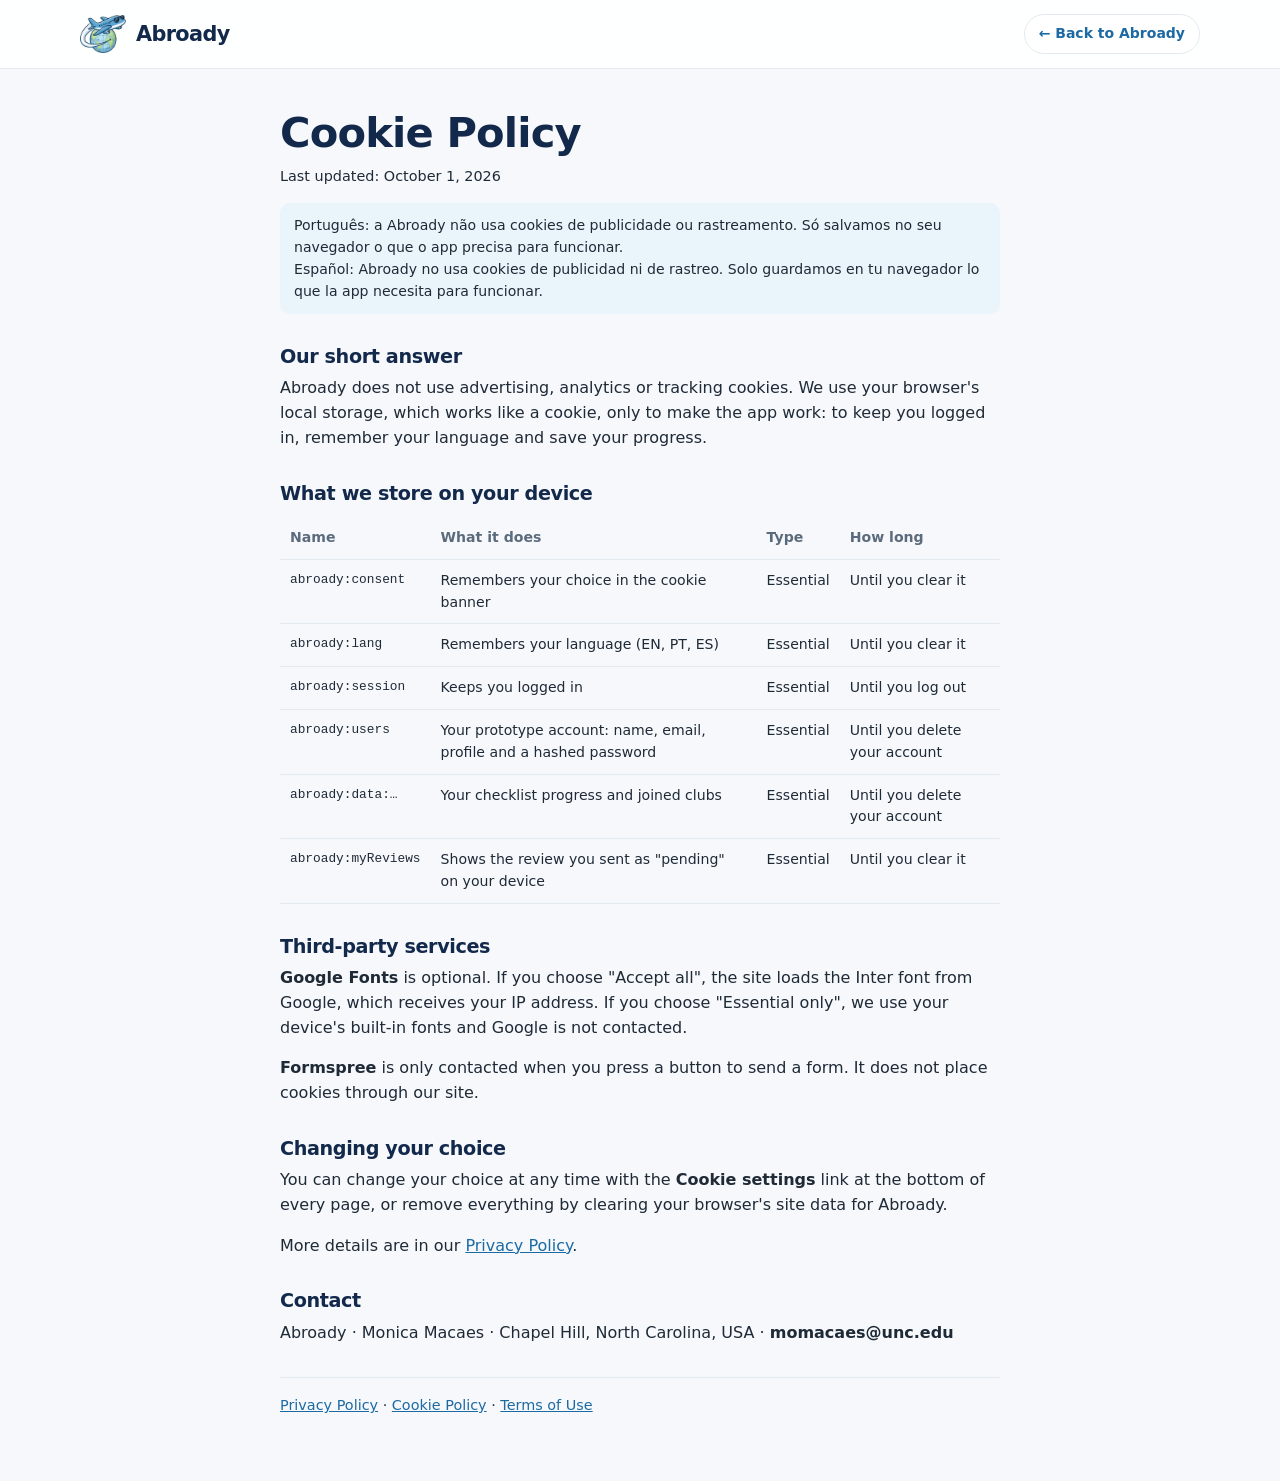
<file: cookies.html>
<!DOCTYPE html>
<html lang="en">
<head>
  <meta charset="UTF-8" />
  <meta name="viewport" content="width=device-width, initial-scale=1.0" />
  <title>Cookie Policy · Abroady</title>
  <meta name="description" content="Cookie Policy for Abroady." />
  <link rel="icon" href="favicon.ico" sizes="any" />
  <link rel="icon" type="image/png" sizes="48x48" href="favicon-48x48.png" />
  <link rel="apple-touch-icon" href="apple-touch-icon.png" />
  <link rel="stylesheet" href="styles.css" />
</head>
<body class="legal-page">
  <!-- Legal page: shares styles.css with the app. Edit the text freely. -->
  <header class="topbar">
    <div class="topbar__inner">
      <a href="index.html" class="brand"><img src="logo.png" alt="" class="brand__logo" width="46" height="38" /><span class="brand__name">Abroady</span></a>
      <a href="index.html" class="btn btn--ghost btn--sm legal__back">← Back to Abroady</a>
    </div>
  </header>
  <main class="container legal">
    <h1>Cookie Policy</h1>
    <p class="legal__date">Last updated: October 1, 2026</p>
    <p class="legal__lang">Português: a Abroady não usa cookies de publicidade ou rastreamento. Só salvamos no seu navegador o que o app precisa para funcionar.<br />Español: Abroady no usa cookies de publicidad ni de rastreo. Solo guardamos en tu navegador lo que la app necesita para funcionar.</p>

    <h2>Our short answer</h2>
    <p>Abroady does not use advertising, analytics or tracking cookies. We use your browser's local storage, which works like a cookie, only to make the app work: to keep you logged in, remember your language and save your progress.</p>

    <h2>What we store on your device</h2>
    <div class="legal__table">
    <table>
      <thead><tr><th>Name</th><th>What it does</th><th>Type</th><th>How long</th></tr></thead>
      <tbody>
        <tr><td>abroady:consent</td><td>Remembers your choice in the cookie banner</td><td>Essential</td><td>Until you clear it</td></tr>
        <tr><td>abroady:lang</td><td>Remembers your language (EN, PT, ES)</td><td>Essential</td><td>Until you clear it</td></tr>
        <tr><td>abroady:session</td><td>Keeps you logged in</td><td>Essential</td><td>Until you log out</td></tr>
        <tr><td>abroady:users</td><td>Your prototype account: name, email, profile and a hashed password</td><td>Essential</td><td>Until you delete your account</td></tr>
        <tr><td>abroady:data:…</td><td>Your checklist progress and joined clubs</td><td>Essential</td><td>Until you delete your account</td></tr>
        <tr><td>abroady:myReviews</td><td>Shows the review you sent as "pending" on your device</td><td>Essential</td><td>Until you clear it</td></tr>
      </tbody>
    </table>
    </div>

    <h2>Third-party services</h2>
    <p><strong>Google Fonts</strong> is optional. If you choose "Accept all", the site loads the Inter font from Google, which receives your IP address. If you choose "Essential only", we use your device's built-in fonts and Google is not contacted.</p>
    <p><strong>Formspree</strong> is only contacted when you press a button to send a form. It does not place cookies through our site.</p>

    <h2>Changing your choice</h2>
    <p>You can change your choice at any time with the <strong>Cookie settings</strong> link at the bottom of every page, or remove everything by clearing your browser's site data for Abroady.</p>

    <p>More details are in our <a href="privacy.html">Privacy Policy</a>.</p>

    <h2>Contact</h2>
    <p>Abroady · Monica Macaes · Chapel Hill, North Carolina, USA · <strong>momacaes@unc.edu</strong></p>
    <nav class="legal__nav"><a href="privacy.html">Privacy Policy</a> · <a href="cookies.html">Cookie Policy</a> · <a href="terms.html">Terms of Use</a></nav>
  </main>
</body>
</html>
</file>
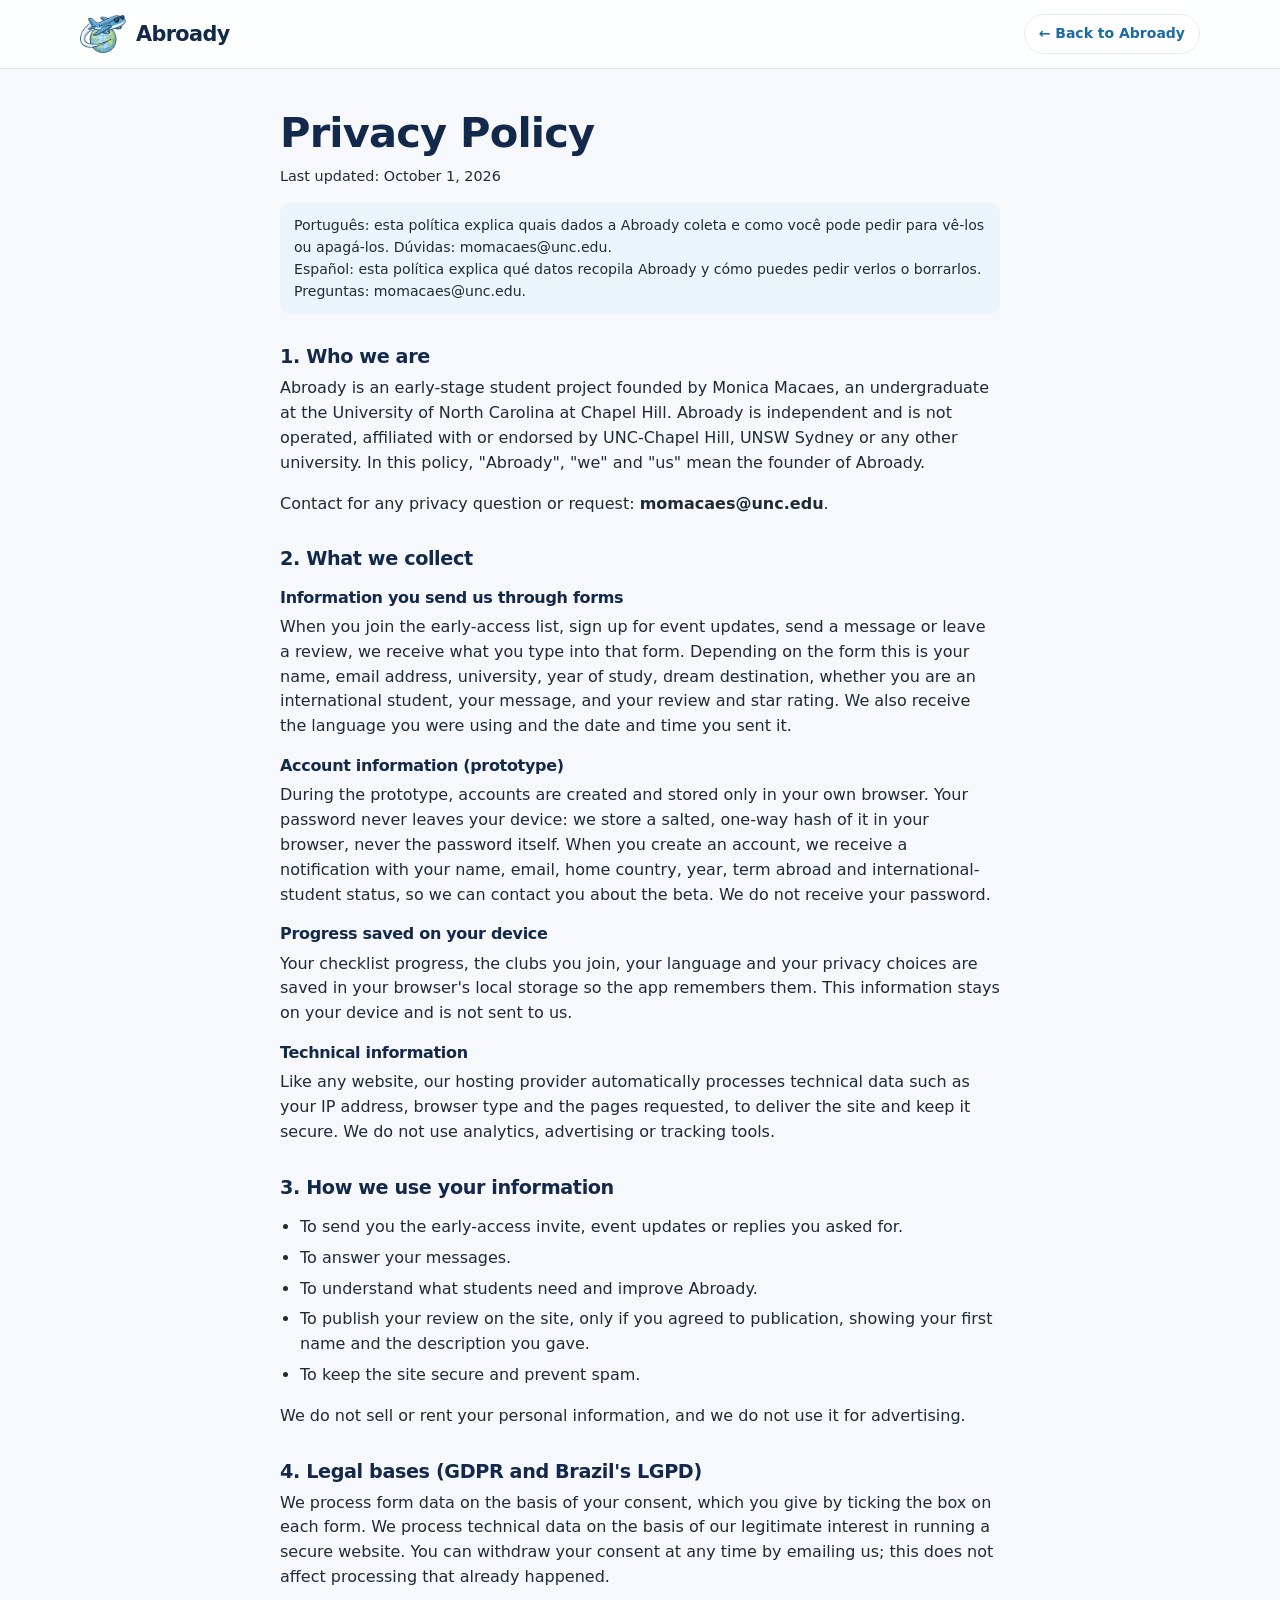
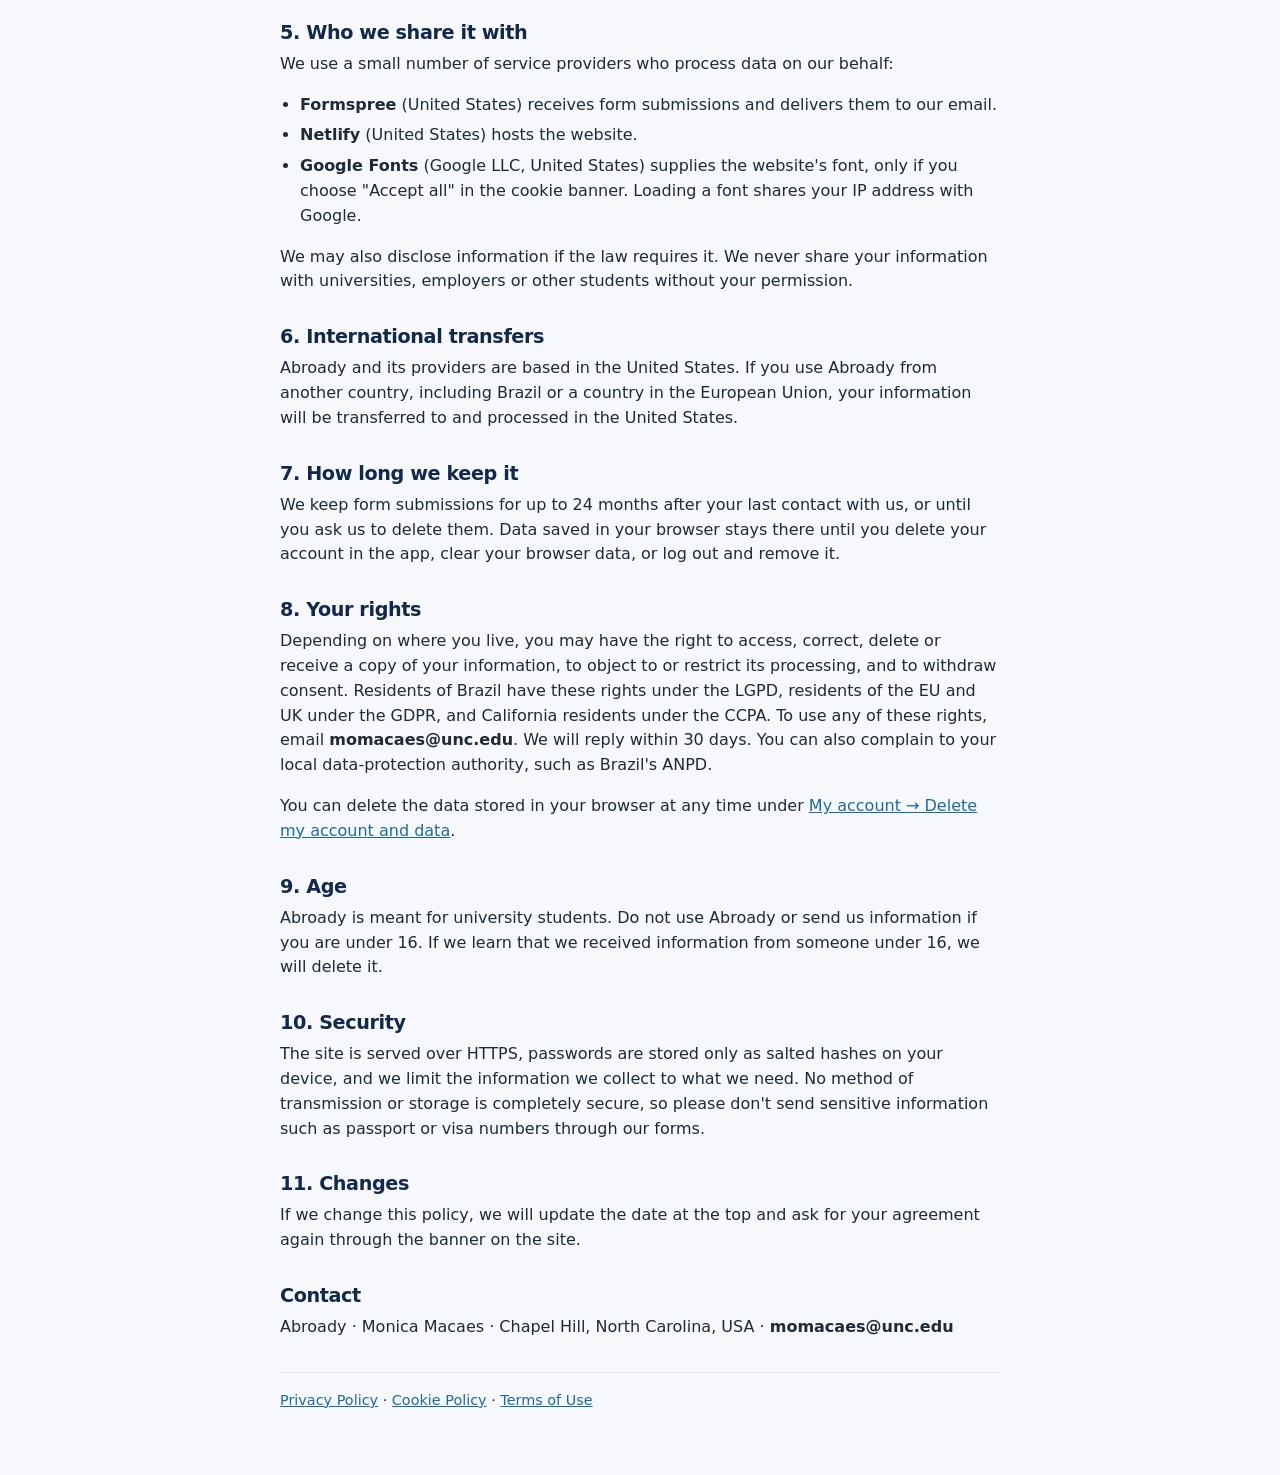
<file: privacy.html>
<!DOCTYPE html>
<html lang="en">
<head>
  <meta charset="UTF-8" />
  <meta name="viewport" content="width=device-width, initial-scale=1.0" />
  <title>Privacy Policy · Abroady</title>
  <meta name="description" content="Privacy Policy for Abroady." />
  <link rel="icon" href="favicon.ico" sizes="any" />
  <link rel="icon" type="image/png" sizes="48x48" href="favicon-48x48.png" />
  <link rel="apple-touch-icon" href="apple-touch-icon.png" />
  <link rel="stylesheet" href="styles.css" />
</head>
<body class="legal-page">
  <!-- Legal page: shares styles.css with the app. Edit the text freely. -->
  <header class="topbar">
    <div class="topbar__inner">
      <a href="index.html" class="brand"><img src="logo.png" alt="" class="brand__logo" width="46" height="38" /><span class="brand__name">Abroady</span></a>
      <a href="index.html" class="btn btn--ghost btn--sm legal__back">← Back to Abroady</a>
    </div>
  </header>
  <main class="container legal">
    <h1>Privacy Policy</h1>
    <p class="legal__date">Last updated: October 1, 2026</p>
    <p class="legal__lang">Português: esta política explica quais dados a Abroady coleta e como você pode pedir para vê-los ou apagá-los. Dúvidas: momacaes@unc.edu.<br />Español: esta política explica qué datos recopila Abroady y cómo puedes pedir verlos o borrarlos. Preguntas: momacaes@unc.edu.</p>

    <h2>1. Who we are</h2>
    <p>Abroady is an early-stage student project founded by Monica Macaes, an undergraduate at the University of North Carolina at Chapel Hill. Abroady is independent and is not operated, affiliated with or endorsed by UNC-Chapel Hill, UNSW Sydney or any other university. In this policy, "Abroady", "we" and "us" mean the founder of Abroady.</p>
    <p>Contact for any privacy question or request: <strong>momacaes@unc.edu</strong>.</p>

    <h2>2. What we collect</h2>
    <h3>Information you send us through forms</h3>
    <p>When you join the early-access list, sign up for event updates, send a message or leave a review, we receive what you type into that form. Depending on the form this is your name, email address, university, year of study, dream destination, whether you are an international student, your message, and your review and star rating. We also receive the language you were using and the date and time you sent it.</p>
    <h3>Account information (prototype)</h3>
    <p>During the prototype, accounts are created and stored only in your own browser. Your password never leaves your device: we store a salted, one-way hash of it in your browser, never the password itself. When you create an account, we receive a notification with your name, email, home country, year, term abroad and international-student status, so we can contact you about the beta. We do not receive your password.</p>
    <h3>Progress saved on your device</h3>
    <p>Your checklist progress, the clubs you join, your language and your privacy choices are saved in your browser's local storage so the app remembers them. This information stays on your device and is not sent to us.</p>
    <h3>Technical information</h3>
    <p>Like any website, our hosting provider automatically processes technical data such as your IP address, browser type and the pages requested, to deliver the site and keep it secure. We do not use analytics, advertising or tracking tools.</p>

    <h2>3. How we use your information</h2>
    <ul>
      <li>To send you the early-access invite, event updates or replies you asked for.</li>
      <li>To answer your messages.</li>
      <li>To understand what students need and improve Abroady.</li>
      <li>To publish your review on the site, only if you agreed to publication, showing your first name and the description you gave.</li>
      <li>To keep the site secure and prevent spam.</li>
    </ul>
    <p>We do not sell or rent your personal information, and we do not use it for advertising.</p>

    <h2>4. Legal bases (GDPR and Brazil's LGPD)</h2>
    <p>We process form data on the basis of your consent, which you give by ticking the box on each form. We process technical data on the basis of our legitimate interest in running a secure website. You can withdraw your consent at any time by emailing us; this does not affect processing that already happened.</p>

    <h2>5. Who we share it with</h2>
    <p>We use a small number of service providers who process data on our behalf:</p>
    <ul>
      <li><strong>Formspree</strong> (United States) receives form submissions and delivers them to our email.</li>
      <li><strong>Netlify</strong> (United States) hosts the website.</li>
      <li><strong>Google Fonts</strong> (Google LLC, United States) supplies the website's font, only if you choose "Accept all" in the cookie banner. Loading a font shares your IP address with Google.</li>
    </ul>
    <p>We may also disclose information if the law requires it. We never share your information with universities, employers or other students without your permission.</p>

    <h2>6. International transfers</h2>
    <p>Abroady and its providers are based in the United States. If you use Abroady from another country, including Brazil or a country in the European Union, your information will be transferred to and processed in the United States.</p>

    <h2>7. How long we keep it</h2>
    <p>We keep form submissions for up to 24 months after your last contact with us, or until you ask us to delete them. Data saved in your browser stays there until you delete your account in the app, clear your browser data, or log out and remove it.</p>

    <h2>8. Your rights</h2>
    <p>Depending on where you live, you may have the right to access, correct, delete or receive a copy of your information, to object to or restrict its processing, and to withdraw consent. Residents of Brazil have these rights under the LGPD, residents of the EU and UK under the GDPR, and California residents under the CCPA. To use any of these rights, email <strong>momacaes@unc.edu</strong>. We will reply within 30 days. You can also complain to your local data-protection authority, such as Brazil's ANPD.</p>
    <p>You can delete the data stored in your browser at any time under <a href="index.html#account">My account → Delete my account and data</a>.</p>

    <h2>9. Age</h2>
    <p>Abroady is meant for university students. Do not use Abroady or send us information if you are under 16. If we learn that we received information from someone under 16, we will delete it.</p>

    <h2>10. Security</h2>
    <p>The site is served over HTTPS, passwords are stored only as salted hashes on your device, and we limit the information we collect to what we need. No method of transmission or storage is completely secure, so please don't send sensitive information such as passport or visa numbers through our forms.</p>

    <h2>11. Changes</h2>
    <p>If we change this policy, we will update the date at the top and ask for your agreement again through the banner on the site.</p>

    <h2>Contact</h2>
    <p>Abroady · Monica Macaes · Chapel Hill, North Carolina, USA · <strong>momacaes@unc.edu</strong></p>
    <nav class="legal__nav"><a href="privacy.html">Privacy Policy</a> · <a href="cookies.html">Cookie Policy</a> · <a href="terms.html">Terms of Use</a></nav>
  </main>
</body>
</html>
</file>
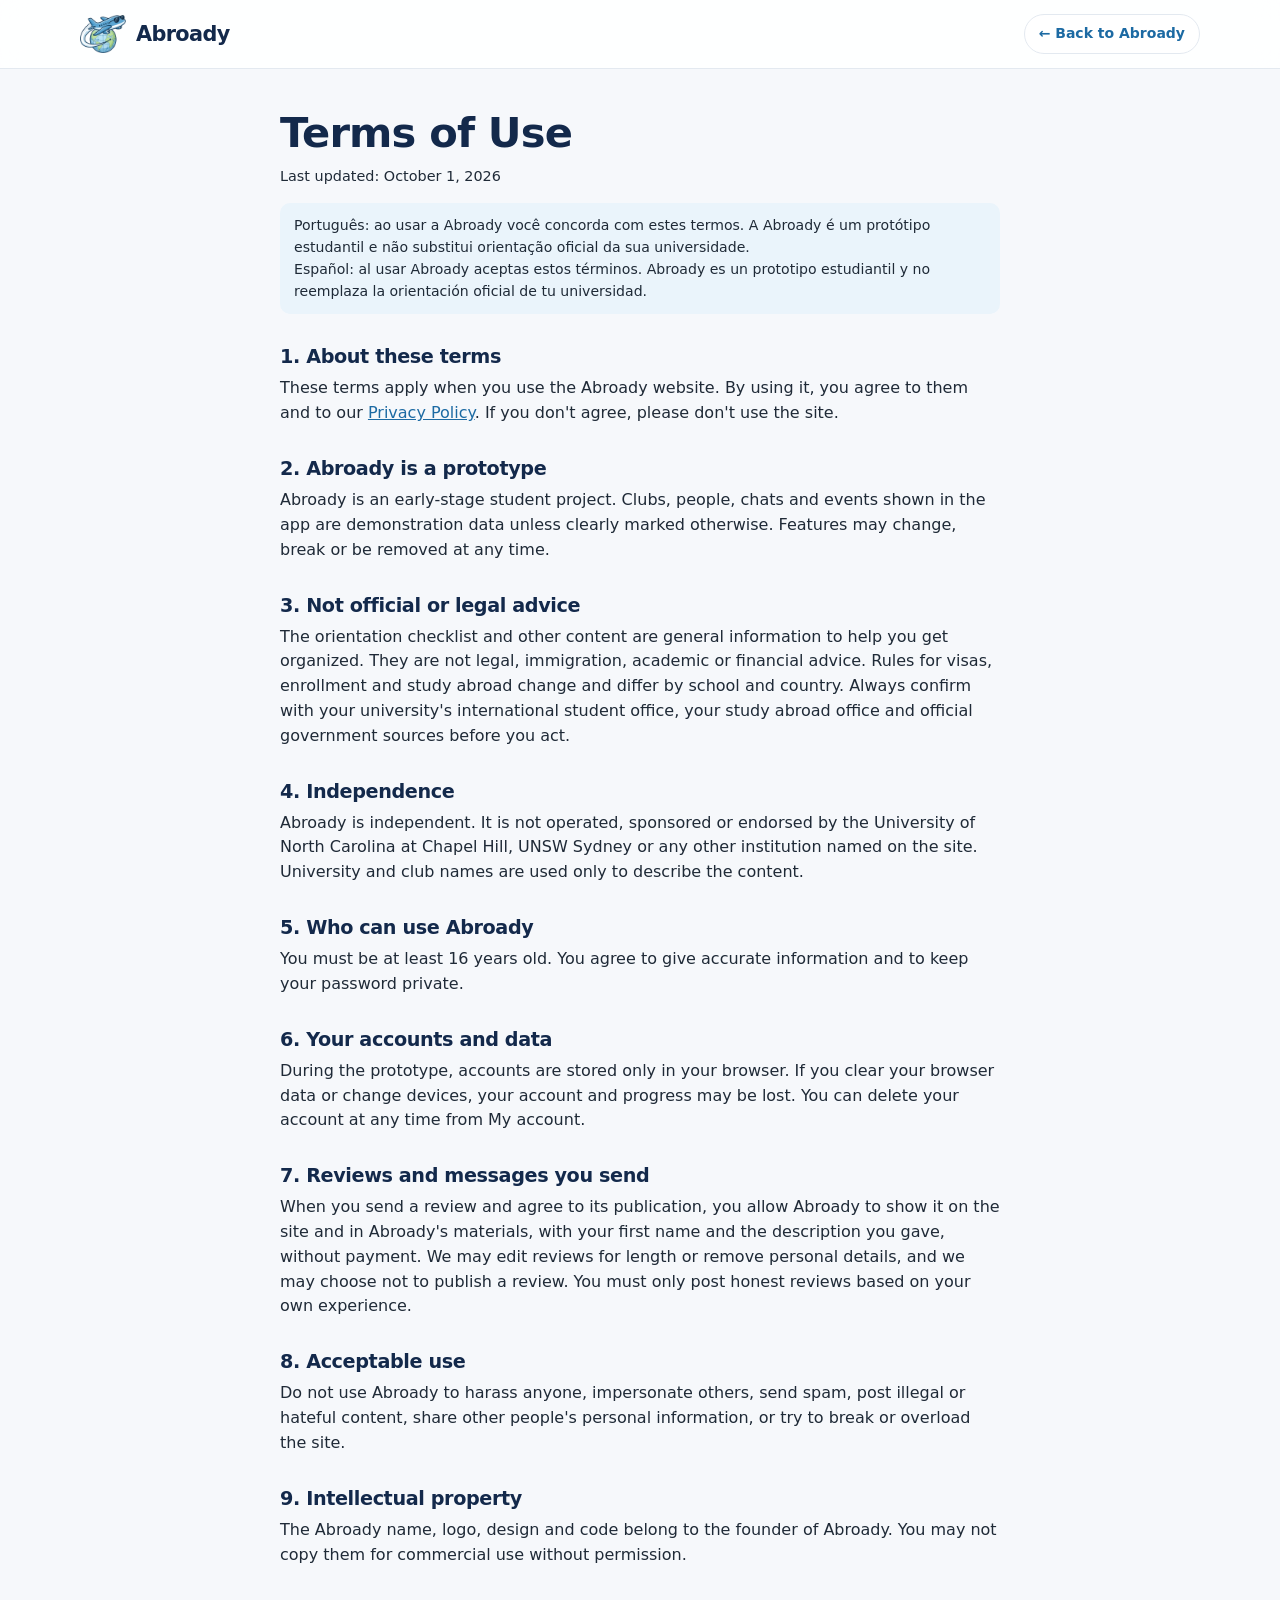
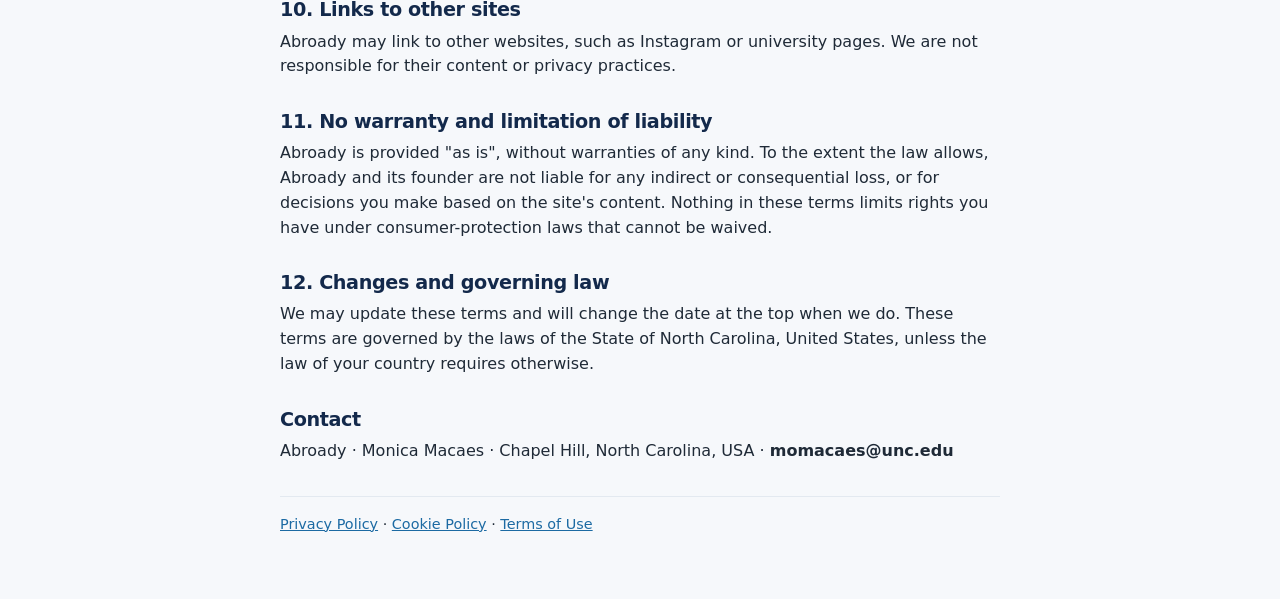
<file: terms.html>
<!DOCTYPE html>
<html lang="en">
<head>
  <meta charset="UTF-8" />
  <meta name="viewport" content="width=device-width, initial-scale=1.0" />
  <title>Terms of Use · Abroady</title>
  <meta name="description" content="Terms of Use for Abroady." />
  <link rel="icon" href="favicon.ico" sizes="any" />
  <link rel="icon" type="image/png" sizes="48x48" href="favicon-48x48.png" />
  <link rel="apple-touch-icon" href="apple-touch-icon.png" />
  <link rel="stylesheet" href="styles.css" />
</head>
<body class="legal-page">
  <!-- Legal page: shares styles.css with the app. Edit the text freely. -->
  <header class="topbar">
    <div class="topbar__inner">
      <a href="index.html" class="brand"><img src="logo.png" alt="" class="brand__logo" width="46" height="38" /><span class="brand__name">Abroady</span></a>
      <a href="index.html" class="btn btn--ghost btn--sm legal__back">← Back to Abroady</a>
    </div>
  </header>
  <main class="container legal">
    <h1>Terms of Use</h1>
    <p class="legal__date">Last updated: October 1, 2026</p>
    <p class="legal__lang">Português: ao usar a Abroady você concorda com estes termos. A Abroady é um protótipo estudantil e não substitui orientação oficial da sua universidade.<br />Español: al usar Abroady aceptas estos términos. Abroady es un prototipo estudiantil y no reemplaza la orientación oficial de tu universidad.</p>

    <h2>1. About these terms</h2>
    <p>These terms apply when you use the Abroady website. By using it, you agree to them and to our <a href="privacy.html">Privacy Policy</a>. If you don't agree, please don't use the site.</p>

    <h2>2. Abroady is a prototype</h2>
    <p>Abroady is an early-stage student project. Clubs, people, chats and events shown in the app are demonstration data unless clearly marked otherwise. Features may change, break or be removed at any time.</p>

    <h2>3. Not official or legal advice</h2>
    <p>The orientation checklist and other content are general information to help you get organized. They are not legal, immigration, academic or financial advice. Rules for visas, enrollment and study abroad change and differ by school and country. Always confirm with your university's international student office, your study abroad office and official government sources before you act.</p>

    <h2>4. Independence</h2>
    <p>Abroady is independent. It is not operated, sponsored or endorsed by the University of North Carolina at Chapel Hill, UNSW Sydney or any other institution named on the site. University and club names are used only to describe the content.</p>

    <h2>5. Who can use Abroady</h2>
    <p>You must be at least 16 years old. You agree to give accurate information and to keep your password private.</p>

    <h2>6. Your accounts and data</h2>
    <p>During the prototype, accounts are stored only in your browser. If you clear your browser data or change devices, your account and progress may be lost. You can delete your account at any time from My account.</p>

    <h2>7. Reviews and messages you send</h2>
    <p>When you send a review and agree to its publication, you allow Abroady to show it on the site and in Abroady's materials, with your first name and the description you gave, without payment. We may edit reviews for length or remove personal details, and we may choose not to publish a review. You must only post honest reviews based on your own experience.</p>

    <h2>8. Acceptable use</h2>
    <p>Do not use Abroady to harass anyone, impersonate others, send spam, post illegal or hateful content, share other people's personal information, or try to break or overload the site.</p>

    <h2>9. Intellectual property</h2>
    <p>The Abroady name, logo, design and code belong to the founder of Abroady. You may not copy them for commercial use without permission.</p>

    <h2>10. Links to other sites</h2>
    <p>Abroady may link to other websites, such as Instagram or university pages. We are not responsible for their content or privacy practices.</p>

    <h2>11. No warranty and limitation of liability</h2>
    <p>Abroady is provided "as is", without warranties of any kind. To the extent the law allows, Abroady and its founder are not liable for any indirect or consequential loss, or for decisions you make based on the site's content. Nothing in these terms limits rights you have under consumer-protection laws that cannot be waived.</p>

    <h2>12. Changes and governing law</h2>
    <p>We may update these terms and will change the date at the top when we do. These terms are governed by the laws of the State of North Carolina, United States, unless the law of your country requires otherwise.</p>

    <h2>Contact</h2>
    <p>Abroady · Monica Macaes · Chapel Hill, North Carolina, USA · <strong>momacaes@unc.edu</strong></p>
    <nav class="legal__nav"><a href="privacy.html">Privacy Policy</a> · <a href="cookies.html">Cookie Policy</a> · <a href="terms.html">Terms of Use</a></nav>
  </main>
</body>
</html>
</file>
<file: styles.css>
/* ==========================================================================
   ABROADY — styles.css
   Structure of this file:
     1. Design tokens (colors, spacing, radius) — change the brand here
     2. Base / reset
     3. Layout helpers (container, section)
     4. Components (buttons, pills, cards, avatars…)
     5. Top bar + tabs (becomes a bottom tab bar on mobile)
     6. Views: Home, Orientation, Clubs, Peer Match
     7. Modal + toast
     8. Responsive breakpoints
   ========================================================================== */

/* ---------- 1. DESIGN TOKENS ----------
   CSS custom properties ("variables"). Every color in the app comes from
   here, so re-theming the whole product = editing these few lines. */
:root {
  --blue: #4B9CD3;          /* Carolina Blue — primary brand color */
  --blue-strong: #2F80BE;   /* deeper shade for gradients / hover */
  --blue-ink: #1C6AA3;      /* blue for small text & links (better contrast) */
  --blue-soft: #EAF4FB;     /* very light tint for backgrounds */
  --navy: #13294B;          /* headings */
  --green: #3BAA6E;         /* success / "done" states */
  --amber: #B7791F;         /* "coming soon" states */
  --red: #C0392B;           /* errors, delete */
  --star: #F5A524;          /* review stars */

  --bg: #F6F8FB;            /* light gray page background */
  --surface: #FFFFFF;       /* cards, panels */
  --text: #1F2A37;
  --muted: #5B6B7D;
  --border: #E3E9F0;

  --radius: 16px;
  --radius-sm: 10px;
  --shadow: 0 1px 2px rgba(16, 40, 70, .06), 0 8px 24px rgba(16, 40, 70, .06);
  --shadow-lg: 0 20px 50px rgba(16, 40, 70, .16);

  --font: "Inter", "Roboto", system-ui, -apple-system, "Segoe UI", sans-serif;
  --topbar-h: 68px;
}

/* Optional dark mode: follows the visitor's operating-system setting. */
@media (prefers-color-scheme: dark) {
  :root:not([data-theme="light"]) {
    --bg: #0E1621; --surface: #16212E; --text: #E6EDF5; --muted: #9AABBE;
    --border: #253447; --navy: #EAF2FA; --blue-soft: #18324A; --blue-ink: #7DBCE6;
    --shadow: 0 1px 2px rgba(0,0,0,.3), 0 8px 24px rgba(0,0,0,.25);
    color-scheme: dark;
  }
}
:root[data-theme="dark"] {
  --bg: #0E1621; --surface: #16212E; --text: #E6EDF5; --muted: #9AABBE;
  --border: #253447; --navy: #EAF2FA; --blue-soft: #18324A; --blue-ink: #7DBCE6;
  color-scheme: dark;
}

/* ---------- 2. BASE / RESET ---------- */
*, *::before, *::after { box-sizing: border-box; }   /* padding no longer grows widths */
html { scroll-behavior: smooth; }
body {
  margin: 0;
  font-family: var(--font);
  color: var(--text);
  background: var(--bg);
  line-height: 1.55;
  -webkit-font-smoothing: antialiased;
}
img { max-width: 100%; display: block; }
h1, h2, h3 { color: var(--navy); line-height: 1.15; margin: 0 0 .5rem; letter-spacing: -0.02em; }
h1 { font-size: clamp(2rem, 4.5vw, 3.4rem); font-weight: 800; }   /* clamp = fluid size between min & max */
h2 { font-size: clamp(1.4rem, 2.6vw, 2rem); font-weight: 750; }
h3 { font-size: 1.1rem; font-weight: 700; }
p  { margin: 0 0 1rem; }
button, input, select { font: inherit; color: inherit; }
button { cursor: pointer; }
.muted { color: var(--muted); }
[hidden] { display: none !important; }

/* Visible keyboard focus — important for accessibility */
:focus-visible { outline: 3px solid var(--blue); outline-offset: 2px; border-radius: 6px; }

/* ---------- 3. LAYOUT HELPERS ---------- */
.container { width: 100%; max-width: 1160px; margin: 0 auto; padding: 0 20px; }
.section { padding-top: 48px; padding-bottom: 16px; }
.section__head { max-width: 680px; margin-bottom: 28px; }
.section__head p { color: var(--muted); font-size: 1.05rem; }

/* ---------- 4. COMPONENTS ---------- */

/* Buttons: one base class + modifier classes (BEM naming: block--modifier) */
.btn {
  display: inline-flex; align-items: center; justify-content: center; gap: 8px;
  border: 1px solid transparent; border-radius: 999px;
  padding: 11px 20px; font-weight: 650; font-size: .95rem;
  transition: transform .15s ease, box-shadow .15s ease, background .15s ease;
  text-decoration: none; white-space: nowrap;
}
.btn:hover { transform: translateY(-1px); }
.btn:active { transform: translateY(0); }
.btn--primary {
  background: linear-gradient(135deg, var(--blue), var(--blue-strong));
  color: #fff; box-shadow: 0 6px 18px rgba(75, 156, 211, .35);
}
.btn--primary:hover { box-shadow: 0 10px 24px rgba(75, 156, 211, .45); }
.btn--ghost { background: var(--surface); color: var(--blue-ink); border-color: var(--border); }
.btn--ghost:hover { border-color: var(--blue); }
.btn--white { background: #fff; color: var(--blue-strong); }
.btn--sm { padding: 8px 14px; font-size: .875rem; }
.btn--lg { padding: 14px 26px; font-size: 1rem; }
.btn--block { width: 100%; }
.btn.is-done { background: var(--green); box-shadow: none; }

.icon-btn {
  border: 0; background: transparent; width: 36px; height: 36px; border-radius: 50%;
  display: inline-grid; place-items: center; font-size: 1.1rem; color: var(--muted);
}
.icon-btn:hover { background: var(--blue-soft); }

.pill {
  display: inline-block; padding: 6px 12px; border-radius: 999px;
  background: var(--blue-soft); color: var(--blue-ink); font-size: .85rem; font-weight: 600;
  margin-bottom: 18px;
}

.panel {
  background: var(--surface); border: 1px solid var(--border);
  border-radius: var(--radius); box-shadow: var(--shadow);
}

/* Avatars are colored circles with initials. The hue comes from --h,
   set inline in HTML or by JS, so each person gets their own color. */
.avatar {
  --h: 205;
  width: 44px; height: 44px; flex: none; border-radius: 50%;
  display: grid; place-items: center; font-weight: 700; font-size: .9rem; color: #fff;
  background: linear-gradient(135deg, hsl(var(--h) 65% 58%), hsl(calc(var(--h) + 30) 60% 45%));
}
.avatar--sm { width: 34px; height: 34px; font-size: .75rem; }

.tag {
  display: inline-block; padding: 3px 9px; border-radius: 999px; font-size: .75rem; font-weight: 600;
  background: var(--bg); color: var(--muted); border: 1px solid var(--border);
}
.tag--blue  { background: var(--blue-soft); color: var(--blue-ink); border-color: transparent; }
.tag--green { background: rgba(59,170,110,.12); color: #23804F; border-color: transparent; }

.link { color: var(--blue-ink); font-weight: 600; }

.empty { text-align: center; padding: 40px 0; color: var(--muted); }

/* Form fields (used in filters, modal) */
.field { display: grid; gap: 6px; font-size: .85rem; font-weight: 600; color: var(--muted); margin-bottom: 14px; }
.field input, .field select {
  width: 100%; padding: 11px 12px; border-radius: var(--radius-sm);
  border: 1px solid var(--border); background: var(--surface); color: var(--text); font-weight: 500;
}
.field input:focus, .field select:focus { outline: none; border-color: var(--blue); box-shadow: 0 0 0 3px rgba(75,156,211,.2); }
.field-row { display: grid; grid-template-columns: 1fr 1fr; gap: 12px; }
.check { display: flex; align-items: center; gap: 8px; font-size: .9rem; margin: 4px 0 14px; }
.form-error { color: #C0392B; font-size: .85rem; min-height: 1.2em; margin: 0 0 10px; }

/* ---------- 5. TOP BAR + TABS ---------- */
.topbar {
  position: sticky; top: env(safe-area-inset-top, 0px); z-index: 50;          /* stays at top while scrolling */
  background: color-mix(in srgb, var(--surface) 88%, transparent);
  backdrop-filter: blur(12px);                     /* frosted-glass effect */
  border-bottom: 1px solid var(--border);
}
.topbar__inner {
  max-width: 1160px; margin: 0 auto; padding: 0 20px; height: var(--topbar-h);
  display: flex; align-items: center; gap: 20px;
}
.brand { display: flex; align-items: center; gap: 10px; text-decoration: none; }
.brand__logo { width: 46px; height: auto; }
.brand__name { font-weight: 800; font-size: 1.3rem; letter-spacing: -0.03em; color: var(--navy); }

.tabs { display: flex; gap: 4px; margin-left: auto; }
.tab {
  text-decoration: none; white-space: nowrap;
  display: flex; align-items: center; gap: 6px; border: 0; background: transparent;
  padding: 9px 14px; border-radius: 999px; font-weight: 600; font-size: .92rem; color: var(--muted);
  transition: background .15s, color .15s;
}
.tab:hover { background: var(--blue-soft); color: var(--blue-ink); }
.tab.is-active { background: var(--blue-soft); color: var(--blue-ink); }
.tab__icon { font-size: 1rem; }

/* ---------- 6. VIEWS ----------
   Only the view with .is-active is shown. script.js moves that class. */
.view { display: none; padding-bottom: 48px; }
.view.is-active { display: block; animation: fadeUp .35s ease; }
@keyframes fadeUp { from { opacity: 0; transform: translateY(8px); } to { opacity: 1; transform: none; } }

/* --- HOME / HERO --- */
.hero {
  background:
    radial-gradient(900px 400px at 85% 10%, rgba(75,156,211,.22), transparent 60%),
    radial-gradient(600px 300px at 5% 90%, rgba(75,156,211,.12), transparent 60%);
  padding: 64px 0 32px;
}
.hero__grid { display: grid; grid-template-columns: 1.15fr .85fr; gap: 48px; align-items: center; }
.accent { color: var(--blue); }
.lead { font-size: 1.12rem; color: var(--muted); max-width: 560px; }
.hero__actions { display: flex; flex-wrap: wrap; gap: 12px; margin-top: 8px; }
.hero__note { font-size: .85rem; color: var(--muted); margin-top: 14px; }

/* Phone mockup */
.phone {
  max-width: 330px; margin: 0 auto; padding: 18px; border-radius: 34px;
  background: var(--surface); border: 8px solid var(--navy); box-shadow: var(--shadow-lg);
  display: grid; gap: 10px; transform: rotate(2deg);
}
:root[data-theme="dark"] .phone { border-color: #2A3B50; }
.phone__head { font-size: .85rem; color: var(--muted); display: flex; align-items: center; gap: 8px; }
.phone__head .dot { width: 8px; height: 8px; border-radius: 50%; background: var(--green); }
.phone__card { background: var(--bg); border-radius: 14px; padding: 12px; font-size: .88rem; }
.phone__card p { margin: 8px 0 0; }
.phone__card small { color: var(--muted); }
.phone__card--row { display: flex; align-items: center; gap: 10px; }
.phone__card--accent { background: linear-gradient(135deg, var(--blue), var(--blue-strong)); color: #fff; }
.phone__card--accent small { color: rgba(255,255,255,.85); }
.mini-progress { height: 8px; border-radius: 99px; background: var(--border); overflow: hidden; }
.mini-progress span { display: block; height: 100%; background: var(--blue); border-radius: 99px; }

/* Feature cards */
.feature-grid { display: grid; grid-template-columns: repeat(3, 1fr); gap: 20px; }
.feature {
  display: block; color: inherit; text-decoration: none;
  background: var(--surface); border: 1px solid var(--border); border-radius: var(--radius);
  padding: 24px; box-shadow: var(--shadow); cursor: pointer;
  transition: transform .2s, box-shadow .2s, border-color .2s;
}
.feature:hover { transform: translateY(-4px); border-color: var(--blue); box-shadow: var(--shadow-lg); }
.feature p { color: var(--muted); }
.feature__icon {
  width: 48px; height: 48px; border-radius: 14px; display: grid; place-items: center;
  background: var(--blue-soft); font-size: 1.4rem; margin-bottom: 14px;
}

/* How-it-works steps */
.steps { list-style: none; padding: 0; margin: 0; display: grid; grid-template-columns: repeat(3, 1fr); gap: 20px; }
.steps li { display: flex; gap: 14px; align-items: flex-start; }
.steps p { color: var(--muted); margin: 4px 0 0; font-size: .95rem; }
.steps__n {
  flex: none; width: 36px; height: 36px; border-radius: 50%; display: grid; place-items: center;
  background: var(--blue); color: #fff; font-weight: 700;
}

.cta-banner {
  display: flex; align-items: center; justify-content: space-between; gap: 24px; flex-wrap: wrap;
  padding: 36px; border-radius: 24px; color: #fff;
  background: linear-gradient(135deg, var(--blue), var(--blue-strong));
  box-shadow: 0 16px 40px rgba(47,128,190,.35);
}
.cta-banner h2 { color: #fff; }
.cta-banner p { margin: 0; opacity: .9; }

/* Page header used on inner views */
.page-head { display: flex; justify-content: space-between; align-items: flex-end; gap: 24px; flex-wrap: wrap; margin-bottom: 24px; }
.page-head h1 { font-size: clamp(1.7rem, 3.4vw, 2.4rem); }
.page-head p { max-width: 620px; margin: 0; }

/* --- ORIENTATION HUB --- */
.progress-card { min-width: 260px; padding: 16px 18px; background: var(--surface); border: 1px solid var(--border); border-radius: var(--radius); box-shadow: var(--shadow); }
.progress-card__top { display: flex; justify-content: space-between; font-size: .9rem; margin-bottom: 8px; }
.progress-card__top strong { color: var(--blue-ink); }
.progress { height: 10px; border-radius: 99px; background: var(--blue-soft); overflow: hidden; margin-bottom: 6px; }
.progress span { display: block; height: 100%; width: 0; background: linear-gradient(90deg, var(--blue), var(--green)); border-radius: 99px; transition: width .4s ease; }

.checklist-grid { display: grid; grid-template-columns: repeat(2, 1fr); gap: 20px; }
.check-card { padding: 22px; }
.check-card__head { display: flex; align-items: center; gap: 12px; margin-bottom: 6px; }
.check-card__head .feature__icon { margin: 0; width: 42px; height: 42px; font-size: 1.2rem; }
.check-card__head h3 { margin: 0; }
.check-card__meta { font-size: .8rem; color: var(--muted); }
.task-list { list-style: none; padding: 0; margin: 12px 0 0; display: grid; gap: 4px; }
.task {
  display: flex; gap: 12px; align-items: flex-start; padding: 10px; border-radius: var(--radius-sm);
  cursor: pointer; transition: background .15s;
}
.task:hover { background: var(--bg); }
.task input { appearance: none; flex: none; width: 22px; height: 22px; margin-top: 1px; border: 2px solid var(--border); border-radius: 7px; display: grid; place-items: center; cursor: pointer; transition: .15s; }
.task input:checked { background: var(--green); border-color: var(--green); }
.task input:checked::after { content: "✓"; color: #fff; font-size: .8rem; font-weight: 800; }
.task__text strong { display: block; font-weight: 600; font-size: .95rem; }
.task__text small { color: var(--muted); }
.task.is-done .task__text strong { text-decoration: line-through; color: var(--muted); }

/* --- CLUB DIRECTORY --- */
.toolbar { display: flex; gap: 16px; align-items: center; flex-wrap: wrap; margin-bottom: 14px; }
.search {
  flex: 1 1 320px; display: flex; align-items: center; gap: 10px; padding: 0 16px;
  background: var(--surface); border: 1px solid var(--border); border-radius: 999px; box-shadow: var(--shadow);
}
.search:focus-within { border-color: var(--blue); box-shadow: 0 0 0 4px rgba(75,156,211,.18); }
.search input { flex: 1; border: 0; outline: none; background: transparent; padding: 13px 0; font-size: 1rem; min-width: 0; }

/* Custom toggle switch built from a hidden checkbox */
.toggle { display: inline-flex; align-items: center; gap: 10px; font-weight: 600; font-size: .9rem; cursor: pointer; user-select: none; }
.toggle input { position: absolute; opacity: 0; pointer-events: none; }
.toggle__track { width: 44px; height: 26px; border-radius: 99px; background: var(--border); position: relative; transition: background .2s; }
.toggle__thumb { position: absolute; top: 3px; left: 3px; width: 20px; height: 20px; border-radius: 50%; background: #fff; box-shadow: 0 1px 3px rgba(0,0,0,.2); transition: transform .2s; }
.toggle input:checked + .toggle__track { background: var(--blue); }
.toggle input:checked + .toggle__track .toggle__thumb { transform: translateX(18px); }
.toggle input:focus-visible + .toggle__track { outline: 3px solid var(--blue); outline-offset: 2px; }

.chips { display: flex; gap: 8px; overflow-x: auto; padding-bottom: 6px; margin-bottom: 8px; scrollbar-width: none; }
.chip {
  flex: none; padding: 8px 14px; border-radius: 999px; border: 1px solid var(--border);
  background: var(--surface); font-weight: 600; font-size: .88rem; color: var(--muted); transition: .15s;
}
.chip:hover { border-color: var(--blue); color: var(--blue-ink); }
.chip.is-active { background: var(--blue); border-color: var(--blue); color: #fff; }

.results-count { font-size: .88rem; margin: 6px 0 14px; }

.club-grid { display: grid; grid-template-columns: repeat(auto-fill, minmax(280px, 1fr)); gap: 18px; }
.club { padding: 20px; display: flex; flex-direction: column; gap: 10px; transition: transform .2s, border-color .2s; }
.club:hover { transform: translateY(-3px); border-color: var(--blue); }
.club__top { display: flex; gap: 12px; align-items: center; }
.club__emoji { width: 46px; height: 46px; border-radius: 14px; background: var(--blue-soft); display: grid; place-items: center; font-size: 1.4rem; flex: none; }
.club__top h3 { margin: 0; font-size: 1.02rem; }
.club__top small { color: var(--muted); }
.club p { color: var(--muted); font-size: .92rem; margin: 0; }
.club__tags { display: flex; gap: 6px; flex-wrap: wrap; }
.club__foot { display: flex; justify-content: space-between; align-items: center; margin-top: auto; padding-top: 8px; border-top: 1px dashed var(--border); font-size: .82rem; color: var(--muted); }
mark { background: rgba(75,156,211,.25); color: inherit; border-radius: 3px; padding: 0 2px; }  /* search highlight */

/* --- PEER MATCH --- */
.match-layout { display: grid; grid-template-columns: 260px 1fr 340px; gap: 20px; align-items: start; }
.match-filters { padding: 20px; position: sticky; top: calc(var(--topbar-h) + 16px); }
.me { display: flex; gap: 12px; align-items: center; padding-bottom: 16px; margin-bottom: 16px; border-bottom: 1px solid var(--border); }
.group-card {
  width: 100%; display: flex; gap: 10px; align-items: center; text-align: left; margin-top: 6px;
  padding: 14px; border: 0; border-radius: 14px; color: #fff; font-size: 1.3rem;
  background: linear-gradient(135deg, var(--blue), var(--blue-strong));
}
.group-card span { font-size: .9rem; }
.group-card small { opacity: .85; }

.match-grid { display: grid; gap: 14px; }
.peer { padding: 18px; display: grid; grid-template-columns: auto 1fr auto; gap: 14px; align-items: center; }
.peer h3 { margin: 0; font-size: 1rem; }
.peer__meta { font-size: .85rem; color: var(--muted); margin: 2px 0 8px; }
.peer__tags { display: flex; gap: 6px; flex-wrap: wrap; }
.peer__side { display: grid; gap: 8px; justify-items: end; }
.score { font-weight: 800; color: var(--green); font-size: .95rem; }
.score small { font-weight: 600; color: var(--muted); }

.chat { display: flex; flex-direction: column; height: 560px; position: sticky; top: calc(var(--topbar-h) + 16px); overflow: hidden; }
.chat__head { display: flex; align-items: center; gap: 10px; padding: 14px 16px; border-bottom: 1px solid var(--border); }
.chat__back { display: none; }
.chat__body { flex: 1; overflow-y: auto; padding: 16px; display: flex; flex-direction: column; gap: 8px; background: var(--bg); }
.chat__placeholder { margin: auto; text-align: center; color: var(--muted); font-size: .92rem; max-width: 240px; }
.bubble { max-width: 82%; padding: 9px 13px; border-radius: 16px; font-size: .92rem; line-height: 1.4; animation: fadeUp .25s ease; }
.bubble--them { background: var(--surface); border: 1px solid var(--border); border-bottom-left-radius: 4px; align-self: flex-start; }
.bubble--me { background: var(--blue); color: #fff; border-bottom-right-radius: 4px; align-self: flex-end; }
.bubble__who { display: block; font-size: .72rem; font-weight: 700; color: var(--blue-ink); margin-bottom: 2px; }
.typing { align-self: flex-start; font-size: .8rem; color: var(--muted); font-style: italic; }
.chat__form { display: flex; gap: 8px; padding: 12px; border-top: 1px solid var(--border); background: var(--surface); }
.chat__form input { flex: 1; min-width: 0; padding: 10px 14px; border-radius: 999px; border: 1px solid var(--border); background: var(--bg); outline: none; }
.chat__form input:focus { border-color: var(--blue); }

/* ==========================================================================
   v2 ADDITIONS — header actions, new pages, forms, consent banner
   ========================================================================== */

.sr-only { position: absolute; width: 1px; height: 1px; padding: 0; margin: -1px; overflow: hidden; clip: rect(0 0 0 0); white-space: nowrap; border: 0; }
.hp { position: absolute; left: -9999px; width: 1px; height: 1px; opacity: 0; }   /* honeypot for spam bots */

/* ---------- Header actions ---------- */
.tab__icon { display: none; }                      /* icons only on the phone tab bar */
.tab--mobile { display: none; }
.topbar__actions { display: flex; align-items: center; gap: 10px; margin-left: 8px; }
.lang {
  display: inline-flex; align-items: center; gap: 4px; padding: 0 4px 0 10px; height: 36px;
  border: 1px solid var(--border); border-radius: 999px; background: var(--surface); font-size: .85rem;
}
.lang select { border: 0; background: transparent; font-weight: 700; padding: 6px 4px; cursor: pointer; color: var(--text); }
.lang select:focus { outline: none; }
.lang:focus-within { border-color: var(--blue); }
.account-btn {
  display: inline-flex; align-items: center; gap: 8px; height: 36px; padding: 0 12px 0 6px; border-radius: 999px;
  text-decoration: none; color: var(--text); font-weight: 600; font-size: .9rem; border: 1px solid transparent;
}
.account-btn:hover, .account-btn.is-active { background: var(--blue-soft); color: var(--blue-ink); }
#account-label { padding-left: 6px; }
.account-btn__avatar {
  width: 28px; height: 28px; border-radius: 50%; display: grid; place-items: center; font-size: .72rem; font-weight: 700;
  color: #fff; background: linear-gradient(135deg, var(--blue), var(--blue-strong));
}
.account-btn__avatar:not([hidden]) + #account-label { padding-left: 0; }

/* "More" sheet (phones) */
.sheet { position: fixed; inset: 0; z-index: 105; }
.sheet__backdrop { position: absolute; inset: 0; background: rgba(13, 30, 50, .45); animation: fade .2s; }
.sheet__panel {
  position: absolute; left: 0; right: 0; bottom: 0; background: var(--surface); border-radius: 22px 22px 0 0;
  padding: 12px 12px calc(84px + env(safe-area-inset-bottom, 0px)); display: grid; gap: 4px; animation: slideUp .25s ease;
}
.sheet__panel a { padding: 14px 16px; border-radius: 14px; text-decoration: none; color: var(--text); font-weight: 600; }
.sheet__panel a:hover { background: var(--blue-soft); }
@keyframes slideUp { from { transform: translateY(30px); opacity: 0; } }
@keyframes fade { from { opacity: 0; } }

/* ---------- Shared bits ---------- */
.notice {
  font-size: .85rem; color: var(--muted); background: var(--blue-soft); border-radius: var(--radius-sm);
  padding: 10px 14px; margin: -8px 0 22px;
}
.h-sub { margin: 36px 0 16px; font-size: 1.35rem; }
.status {
  display: inline-block; padding: 4px 10px; border-radius: 999px; font-size: .72rem; font-weight: 700; letter-spacing: .02em;
  white-space: nowrap; align-self: flex-start;
}
.status--live    { background: rgba(59,170,110,.14); color: #23804F; }
.status--soon    { background: rgba(245,165,36,.16); color: var(--amber); }
.status--planned { background: var(--bg); color: var(--muted); border: 1px solid var(--border); }
.btn--danger { background: var(--red); color: #fff; }
.link-btn { background: none; border: 0; padding: 0; color: var(--blue-ink); font-weight: 600; font-size: inherit; text-decoration: underline; text-underline-offset: 3px; }
.fine { font-size: .8rem; color: var(--muted); margin: 14px 0 0; }

/* Forms */
.form-card { padding: 26px; }
.form-card h2, .form-card h3 { margin-bottom: 14px; }
.field textarea {
  width: 100%; padding: 11px 12px; border-radius: var(--radius-sm); border: 1px solid var(--border);
  background: var(--surface); color: var(--text); font-weight: 500; resize: vertical; min-height: 96px;
}
.field textarea:focus { outline: none; border-color: var(--blue); box-shadow: 0 0 0 3px rgba(75,156,211,.2); }
.check { align-items: flex-start; line-height: 1.4; }
.check input { margin-top: 3px; flex: none; accent-color: var(--blue); width: 16px; height: 16px; }
.check a, .consent a, .notice a { color: var(--blue-ink); }
.form-msg { color: var(--red); font-size: .88rem; min-height: 1.2em; margin: 0 0 12px; }
.form-msg.is-ok { color: #23804F; font-weight: 600; }
.form-msg:empty { margin: 0; min-height: 0; }

/* ---------- Reviews ---------- */
.reviews-head { display: flex; justify-content: space-between; align-items: flex-end; gap: 20px; flex-wrap: wrap; }
.rating-summary { display: flex; align-items: center; gap: 12px; margin-bottom: 28px; }
.rating-summary__num { font-size: 2.6rem; font-weight: 800; color: var(--navy); line-height: 1; }
.stars { color: var(--star); letter-spacing: 2px; font-size: 1rem; }
.reviews-layout { display: grid; grid-template-columns: 1fr 400px; gap: 20px; align-items: start; }
.review-list { display: grid; gap: 14px; }
.review { padding: 18px; }
.review p { margin: 10px 0 0; color: var(--text); }
.review__top { display: flex; align-items: center; gap: 10px; }
.review__top .stars { margin-left: auto; }
.review--pending { border-style: dashed; }
.review--pending .status { margin-top: 10px; }
.review--empty { text-align: center; padding: 34px 20px; color: var(--muted); }
.review--empty .stars { font-size: 1.6rem; color: var(--border); }
.review--empty p { color: var(--muted); max-width: 340px; margin: 10px auto 0; }

/* Star picker: radios are in 5→1 order, flex row-reverse shows them 1→5 */
.stars-input { border: 0; padding: 0; margin: 0 0 12px; }
.stars-input legend { font-size: .85rem; font-weight: 600; color: var(--muted); margin-bottom: 4px; padding: 0; }
.stars-row { display: flex; flex-direction: row-reverse; justify-content: flex-end; gap: 2px; }
.stars-input input { position: absolute; opacity: 0; pointer-events: none; }
.stars-input label { font-size: 2rem; line-height: 1; color: var(--border); cursor: pointer; transition: color .1s, transform .1s; }
.stars-input label:hover, .stars-input label:hover ~ label,
.stars-input input:checked ~ label { color: var(--star); }
.stars-input label:hover { transform: scale(1.1); }
.stars-input input:focus-visible + label { outline: 3px solid var(--blue); outline-offset: 2px; border-radius: 4px; }

/* ---------- Community ---------- */
.channel-grid { display: grid; grid-template-columns: repeat(2, 1fr); gap: 16px; }
.channel { padding: 20px; display: flex; gap: 14px; align-items: flex-start; }
.channel__icon { width: 48px; height: 48px; border-radius: 14px; background: var(--blue-soft); display: grid; place-items: center; font-size: 1.4rem; flex: none; }
.channel__body { flex: 1; min-width: 0; }
.channel__body h3 { margin: 0; }
.channel__body p { margin: 8px 0 0; color: var(--muted); font-size: .92rem; }
.event-grid { display: grid; grid-template-columns: repeat(3, 1fr); gap: 16px; }
.event { padding: 20px; display: flex; flex-direction: column; gap: 8px; }
.event__top { display: flex; justify-content: space-between; align-items: center; }
.event__icon { font-size: 1.6rem; }
.event h3 { margin: 4px 0 0; font-size: 1rem; }
.event p { margin: 0; color: var(--muted); font-size: .9rem; flex: 1; }
.form-inline { margin-top: 32px; display: grid; grid-template-columns: 1fr 1fr; gap: 24px; align-items: center; }
.form-inline h3 { margin-bottom: 6px; }
.form-inline p.muted { margin: 0; }

/* ---------- About ---------- */
.about { display: grid; grid-template-columns: 280px 1fr; gap: 40px; align-items: start; }
.about__photo { display: grid; gap: 14px; position: sticky; top: calc(var(--topbar-h) + 20px); }
.about__initials, .about__img {
  width: 100%; aspect-ratio: 1; border-radius: 28px; object-fit: cover;
  display: grid; place-items: center; font-size: 4.5rem; font-weight: 800; color: #fff;
  background: linear-gradient(135deg, var(--blue), var(--navy)); box-shadow: var(--shadow-lg);
}
.about__links { display: grid; gap: 8px; }
.about__links .btn { width: 100%; white-space: normal; }
.about__text { min-width: 0; max-width: 660px; }
.about__text p { color: var(--text); }
.facts { list-style: none; padding: 0; margin: 20px 0 0; display: grid; gap: 10px; }
.facts li { display: flex; gap: 10px; }
.contact-form { margin-top: 44px; max-width: 760px; }

/* ---------- Early access ---------- */
.early { display: grid; grid-template-columns: 1fr 440px; gap: 40px; align-items: start; }
.perks { list-style: none; padding: 0; margin: 8px 0 0; display: grid; gap: 10px; }
.perks li { display: flex; gap: 10px; align-items: center; font-weight: 600; }
.perks li::before { content: "✓"; width: 24px; height: 24px; flex: none; border-radius: 50%; display: grid; place-items: center; background: var(--blue-soft); color: var(--blue-ink); font-size: .8rem; }
.roadmap { display: grid; grid-template-columns: repeat(3, 1fr); gap: 16px; }
.road { padding: 18px; }
.road__top { display: flex; justify-content: space-between; align-items: center; margin-bottom: 8px; }
.road__icon { font-size: 1.5rem; }
.road h3 { margin: 0 0 4px; font-size: 1rem; }
.road p { margin: 0; color: var(--muted); font-size: .9rem; }
.road--live { border-color: rgba(59,170,110,.35); }

/* ---------- Account ---------- */
.account-wrap { display: grid; place-items: start center; }
.auth, .profile { width: 100%; max-width: 480px; }
.auth__logo { width: 70px; margin: 0 auto 12px; }
.segmented { display: grid; grid-template-columns: 1fr 1fr; background: var(--bg); border-radius: 999px; padding: 4px; margin-bottom: 20px; }
.segmented button { border: 0; background: transparent; padding: 9px; border-radius: 999px; font-weight: 600; color: var(--muted); }
.segmented button.is-active { background: var(--surface); color: var(--blue-ink); box-shadow: var(--shadow); }
.profile { max-width: 560px; }
.profile__head { display: flex; align-items: center; gap: 16px; margin-bottom: 18px; }
.profile__head h1 { font-size: 1.6rem; margin: 0; }
.profile__head p { margin: 0; }
.avatar--lg { width: 64px; height: 64px; font-size: 1.3rem; }
.profile__stats { display: grid; grid-template-columns: repeat(3, 1fr); gap: 10px; margin-bottom: 20px; }
.profile__stats div { background: var(--bg); border-radius: var(--radius-sm); padding: 12px; display: grid; gap: 2px; }
.profile__stats strong { font-size: 1.2rem; color: var(--navy); font-variant-numeric: tabular-nums; }
.profile__stats span { font-size: .78rem; color: var(--muted); }
.profile__actions { display: flex; gap: 10px; flex-wrap: wrap; }
.danger { margin-top: 22px; padding-top: 16px; border-top: 1px dashed var(--border); font-size: .88rem; }
.danger .link-btn { color: var(--red); }
.danger__confirm { margin-top: 10px; display: flex; flex-wrap: wrap; gap: 8px; align-items: center; }
.danger__confirm p { width: 100%; margin: 0 0 4px; color: var(--muted); }

/* ---------- Footer ---------- */
.footer { border-top: 1px solid var(--border); padding: 28px 0 22px; font-size: .88rem; color: var(--muted); background: var(--surface); }
.footer__inner { display: flex; justify-content: space-between; gap: 20px; flex-wrap: wrap; align-items: flex-start; }
.footer__brand { display: flex; gap: 10px; align-items: center; }
.footer__brand img { width: 40px; height: auto; }
.footer__brand strong { color: var(--navy); }
.footer__brand p { margin: 0; }
.footer__links { display: flex; flex-wrap: wrap; gap: 8px 18px; align-items: center; }
.footer__links a { color: var(--muted); text-decoration: none; }
.footer__links a:hover { color: var(--blue-ink); }
.footer__links .link-btn { color: var(--muted); text-decoration: none; font-weight: 400; }
.footer__fine { font-size: .78rem; margin: 18px 0 0; max-width: 820px; }

/* ---------- Toast ---------- */
.toast {
  position: fixed; left: 50%; bottom: 28px; transform: translate(-50%, 20px); z-index: 130;
  background: var(--navy); color: var(--surface); padding: 12px 18px; border-radius: 999px;
  font-weight: 600; font-size: .9rem; box-shadow: var(--shadow-lg); max-width: calc(100% - 32px); text-align: center;
  opacity: 0; pointer-events: none; transition: opacity .25s, transform .25s;
}
.toast.is-visible { opacity: 1; transform: translate(-50%, 0); }

/* ---------- Consent banner ---------- */
.consent {
  position: fixed; left: 16px; right: 16px; bottom: calc(16px + env(safe-area-inset-bottom, 0px)); z-index: 120;
  max-width: 920px; margin: 0 auto; padding: 18px 20px; display: flex; gap: 18px; align-items: center;
  background: var(--surface); border: 1px solid var(--border); border-radius: 18px; box-shadow: var(--shadow-lg);
  transform: translateY(20px); opacity: 0; transition: transform .3s ease, opacity .3s ease;
}
.consent.is-visible { transform: none; opacity: 1; }
.consent__text { flex: 1; min-width: 0; }
.consent__text p { margin: 4px 0 0; font-size: .86rem; color: var(--muted); }
.consent__actions { display: flex; gap: 8px; flex: none; }

/* ==========================================================================
   RESPONSIVE
   ========================================================================== */
@media (max-width: 1100px) {
  .match-layout { grid-template-columns: 240px 1fr; }
  .chat { grid-column: 1 / -1; position: static; height: 460px; }
  .reviews-layout { grid-template-columns: 1fr 360px; }
}

@media (max-width: 1120px) {
  /* Tabs move to an app-style bottom bar */
  :root { --topbar-h: 60px; }
  .topbar { backdrop-filter: none; background: var(--surface); }   /* backdrop-filter would trap the fixed tab bar */
  .topbar__actions { margin-left: auto; }
  .tabs {
    position: fixed; left: 0; right: 0; bottom: 0; z-index: 100; margin: 0;
    justify-content: space-around; gap: 0; padding: 6px 4px calc(6px + env(safe-area-inset-bottom, 0px));
    background: var(--surface); border-top: 1px solid var(--border); box-shadow: 0 -6px 20px rgba(16, 40, 70, .06);
  }
  .tab { flex-direction: column; gap: 2px; padding: 6px 4px; font-size: .68rem; border-radius: 12px; flex: 1; min-width: 0; }
  .tab__label { max-width: 100%; overflow: hidden; text-overflow: ellipsis; white-space: nowrap; }
  .tab__icon { display: block; font-size: 1.2rem; }
  .tab--desktop { display: none; }
  .tab--mobile { display: flex; border: 0; background: transparent; color: var(--muted); font-weight: 600; }
  .tab--mobile.is-active { background: var(--blue-soft); color: var(--blue-ink); }
  body { padding-bottom: 72px; }
  .toast { bottom: 92px; }
  .consent { bottom: calc(84px + env(safe-area-inset-bottom, 0px)); }
}

@media (max-width: 980px) {
  .hero__grid { grid-template-columns: 1fr; }
  .hero__visual { display: none; }
  .feature-grid, .steps { grid-template-columns: 1fr; }
  .checklist-grid { grid-template-columns: 1fr; }
  .match-layout { grid-template-columns: 1fr; }
  .match-filters { position: static; }
  .reviews-layout, .early, .about, .form-inline { grid-template-columns: 1fr; }
  .about__photo { position: static; grid-template-columns: 160px 1fr; align-items: center; }
  .about__initials { font-size: 3rem; border-radius: 22px; }
  .event-grid, .roadmap { grid-template-columns: repeat(2, 1fr); }
}

@media (max-width: 640px) {
  .container { padding: 0 16px; }
  .topbar__inner { padding: 0 16px; gap: 8px; }
  .brand__name { display: none; }
  .topbar__cta { display: none; }               /* Early access lives in "More" on phones */
  .hero { padding-top: 32px; }
  .hero__actions .btn { width: 100%; }
  .section { padding-top: 32px; }
  .progress-card { width: 100%; }
  .cta-banner { padding: 26px; }
  .cta-banner .btn { width: 100%; }
  .field-row { grid-template-columns: 1fr; gap: 0; }
  .channel-grid, .event-grid, .roadmap { grid-template-columns: 1fr; }
  .channel { flex-wrap: wrap; }
  .channel__body { flex: 1 1 calc(100% - 62px); }
  .channel > .status, .channel > .btn { margin-left: 62px; }
  .about__photo { grid-template-columns: 1fr; }
  .about__initials { max-width: 160px; }
  .form-card { padding: 20px; }
  .consent { flex-direction: column; align-items: stretch; }
  .consent__actions .btn { flex: 1; }

  .peer { grid-template-columns: auto 1fr; }
  .peer__side { grid-column: 1 / -1; grid-auto-flow: column; justify-content: space-between; align-items: center; }

  /* Chat becomes a full-screen sheet */
  .chat {
    position: fixed; inset: 0; z-index: 110; height: auto; border-radius: 0; border: 0;
    transform: translateY(100%); transition: transform .3s ease;
    padding-top: env(safe-area-inset-top, 0px); padding-bottom: env(safe-area-inset-bottom, 0px);
  }
  .chat.is-open { transform: translateY(0); }
  .chat__back { display: inline-grid; }
}

@media (prefers-reduced-motion: reduce) {
  *, *::before, *::after { animation: none !important; transition: none !important; }
}

/* ---------- Legal pages ---------- */
.legal-page { padding-bottom: 0; }
.legal-page .topbar__inner { justify-content: space-between; }
.legal-page .brand__name { display: inline; }
.legal { max-width: 760px; padding-top: 40px; padding-bottom: 64px; }
.legal h1 { font-size: clamp(1.9rem, 4vw, 2.6rem); }
.legal h2 { font-size: 1.2rem; margin-top: 32px; }
.legal h3 { font-size: 1rem; margin-top: 18px; }
.legal p, .legal li { color: var(--text); }
.legal ul { padding-left: 20px; }
.legal li { margin-bottom: 6px; }
.legal a { color: var(--blue-ink); }
.legal__date { color: var(--muted); font-size: .9rem; }
.legal__lang { background: var(--blue-soft); border-radius: var(--radius-sm); padding: 12px 14px; font-size: .88rem; }
.legal__table { overflow-x: auto; margin: 12px 0; }
.legal table { border-collapse: collapse; width: 100%; font-size: .88rem; min-width: 560px; }
.legal th, .legal td { text-align: left; padding: 10px; border-bottom: 1px solid var(--border); vertical-align: top; }
.legal th { color: var(--muted); font-weight: 600; }
.legal td:first-child { font-family: ui-monospace, Menlo, Consolas, monospace; font-size: .8rem; white-space: nowrap; }
.legal__nav { margin-top: 32px; padding-top: 16px; border-top: 1px solid var(--border); font-size: .9rem; }
</file>
